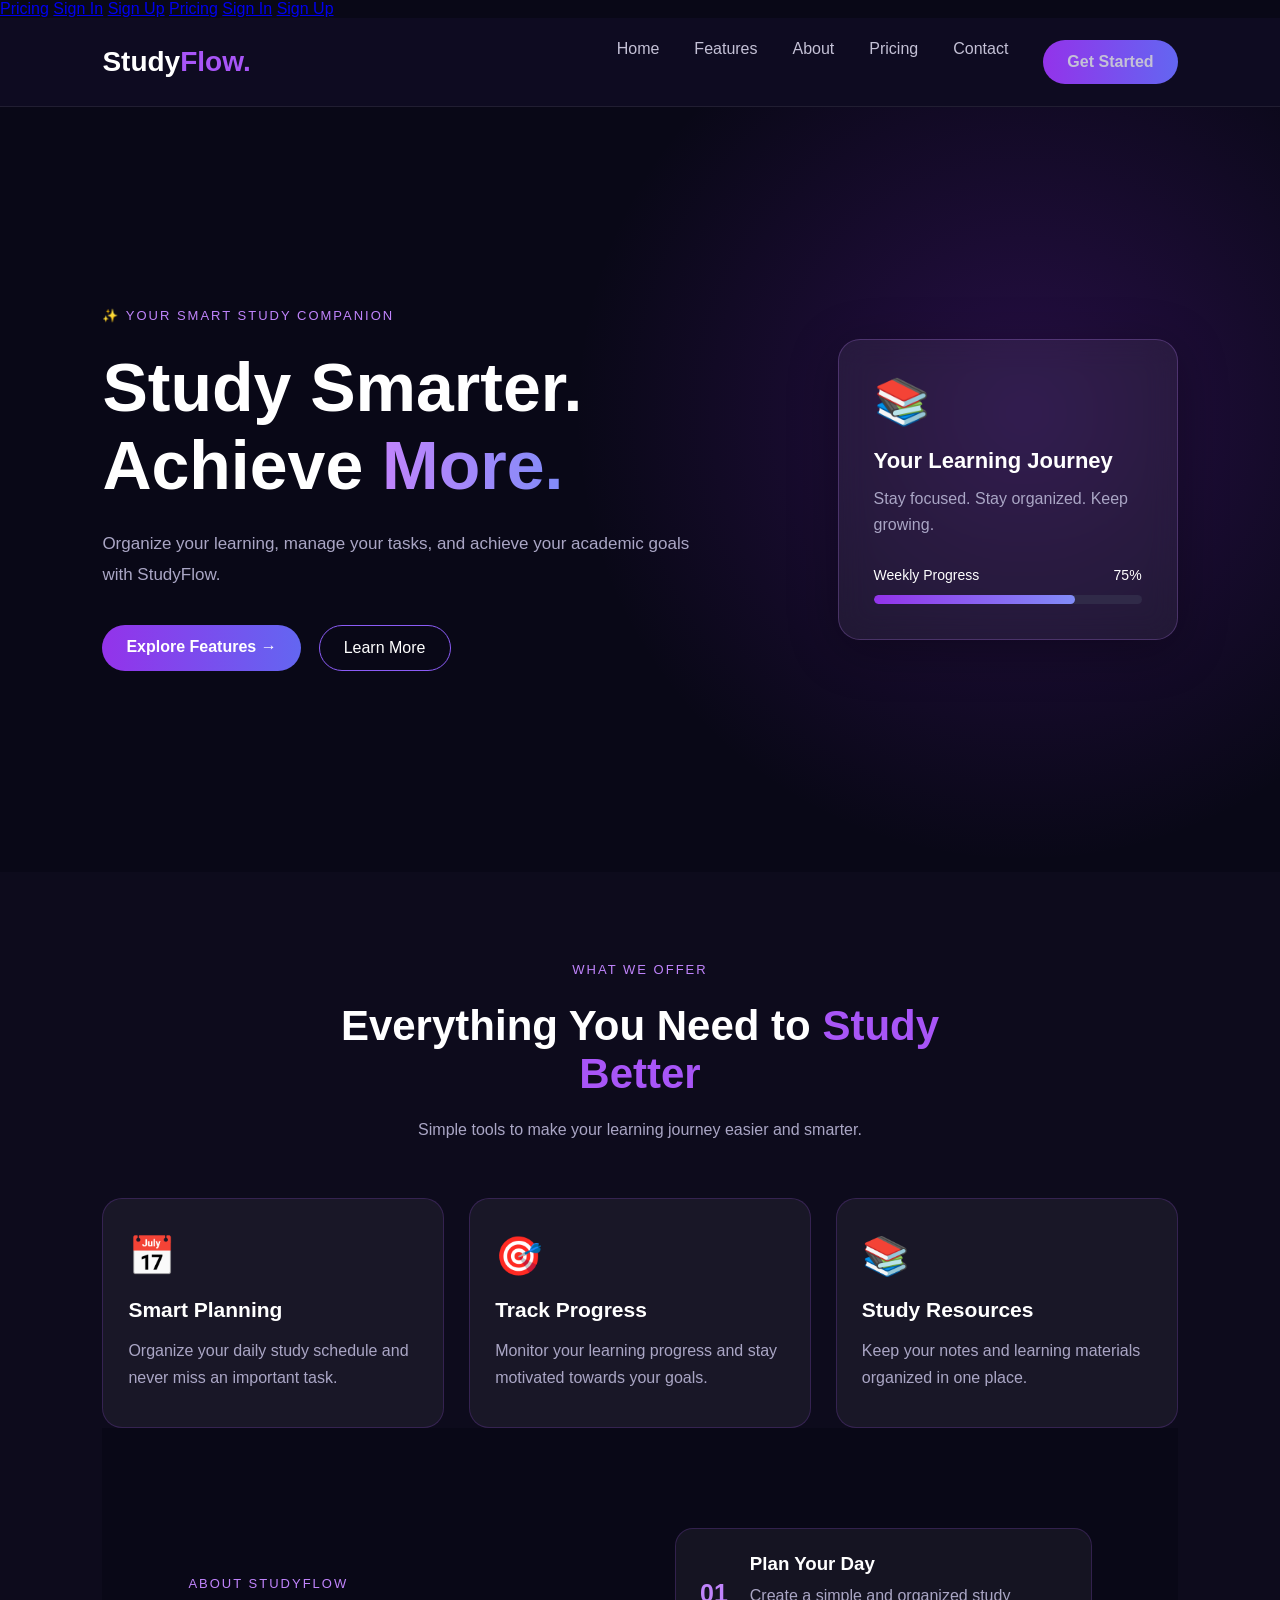
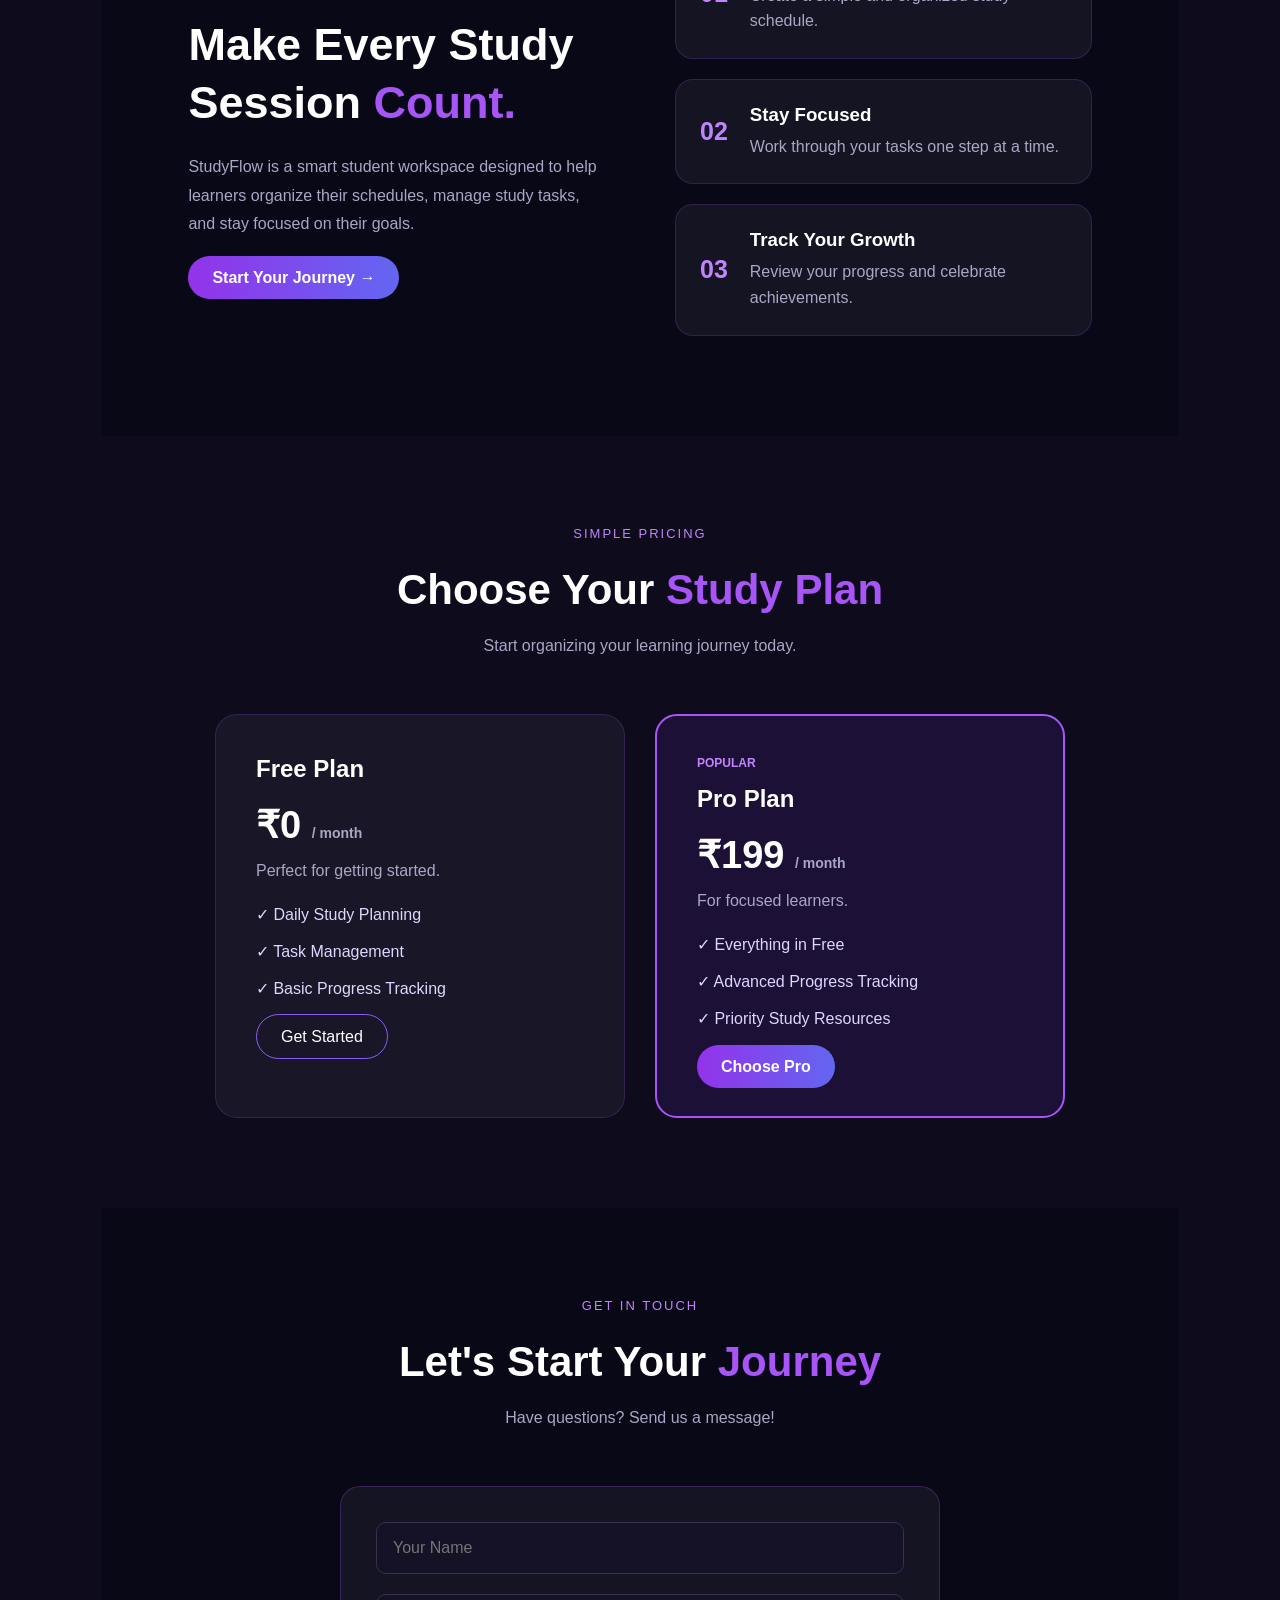
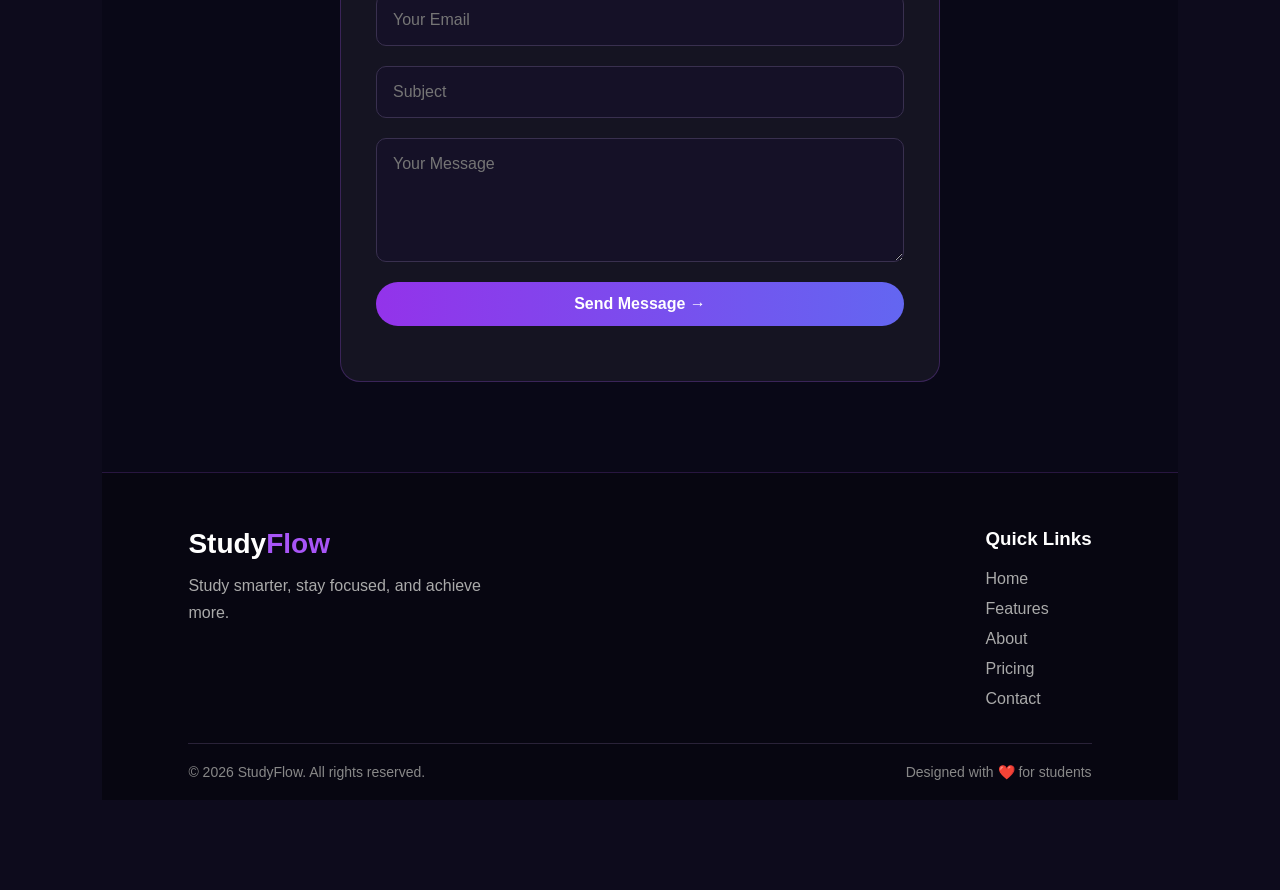
<file: index.html>
<!DOCTYPE html>
<html lang="en">
<head>
    <meta charset="UTF-8">
    <meta name="viewport" content="width=device-width, initial-scale=1.0">

    <title>StudyFlow - Smart Student Workspace</title>

    <link rel="stylesheet" href="style.css">
</head>

<body>
    <!-- Navbar -->
    <a href="#pricing">Pricing</a>
    <a href="login.html" class="nav-auth">Sign In</a>
<a href="signup.html" class="nav-auth-btn">Sign Up</a>
    <a href="#pricing">Pricing</a>
<a href="login.html" class="nav-auth">Sign In</a>
<a href="signup.html" class="nav-auth-btn">Sign Up</a>
    <header class="navbar">

    <div class="logo">
        Study<span>Flow.</span>
    </div>

    <button class="menu-toggle" id="menuToggle"
        aria-label="Open navigation menu"
        aria-expanded="false">
        ☰
    </button>

    <nav class="nav-links" id="navLinks">
        <a href="#home">Home</a>
        <a href="#features">Features</a>
        <a href="#about">About</a>
        <a href="#pricing">Pricing</a>
        <a href="#contact">Contact</a>
        <a href="#contact" class="nav-button">Get Started</a>
    </nav>

</header>

    <!-- Hero Section -->
    <section class="hero" id="home">

        <div class="hero-content">

            <p class="hero-tag">✨ YOUR SMART STUDY COMPANION</p>

            <h1>
                Study Smarter.<br>
                Achieve <span>More.</span>
            </h1>

            <p class="hero-description">
                Organize your learning, manage your tasks,
                and achieve your academic goals with StudyFlow.
            </p>

            <div class="hero-buttons">
                <a href="#features" class="primary-btn">
                    Explore Features →
                </a>

                <a href="#about" class="secondary-btn">
                    Learn More
                </a>
            </div>

        </div>

        <div class="hero-card">
            <div class="card-icon">📚</div>
            <h3>Your Learning Journey</h3>
            <p>Stay focused. Stay organized. Keep growing.</p>

            <div class="progress-info">
                <span>Weekly Progress</span>
                <span>75%</span>
            </div>

            <div class="progress-bar">
                <div class="progress-fill"></div>
            </div>
        </div>

    </section>
<!-- Features Section -->
<section class="features" id="features">

    <div class="section-heading">
        <p class="hero-tag">WHAT WE OFFER</p>
        <h2>Everything You Need to <span>Study Better</span></h2>
        <p>Simple tools to make your learning journey easier and smarter.</p>
    </div>

    <div class="feature-container">

        <div class="feature-card">
            <div class="feature-icon">📅</div>
            <h3>Smart Planning</h3>
            <p>Organize your daily study schedule and never miss an important task.</p>
        </div>

        <div class="feature-card">
            <div class="feature-icon">🎯</div>
            <h3>Track Progress</h3>
            <p>Monitor your learning progress and stay motivated towards your goals.</p>
        </div>

        <div class="feature-card">
            <div class="feature-icon">📚</div>
            <h3>Study Resources</h3>
            <p>Keep your notes and learning materials organized in one place.</p>
        </div>

    </div>
<!-- About Section -->
<section class="about" id="about">

    <div class="about-content">

        <p class="hero-tag">ABOUT STUDYFLOW</p>

        <h2>
            Make Every Study Session
            <span>Count.</span>
        </h2>

        <p>
            StudyFlow is a smart student workspace designed
            to help learners organize their schedules, manage
            study tasks, and stay focused on their goals.
        </p>

        <a href="#contact" class="primary-btn">
            Start Your Journey →
        </a>

    </div>

    <div class="about-steps">

        <div class="step-card">
            <div class="step-number">01</div>
            <div>
                <h3>Plan Your Day</h3>
                <p>Create a simple and organized study schedule.</p>
            </div>
        </div>

        <div class="step-card">
            <div class="step-number">02</div>
            <div>
                <h3>Stay Focused</h3>
                <p>Work through your tasks one step at a time.</p>
            </div>
        </div>

        <div class="step-card">
            <div class="step-number">03</div>
            <div>
                <h3>Track Your Growth</h3>
                <p>Review your progress and celebrate achievements.</p>
            </div>
        </div>

    </div>

</section>
<!-- Pricing Section -->
<section class="pricing" id="pricing">

    <div class="section-heading">
        <p class="hero-tag">SIMPLE PRICING</p>
        <h2>Choose Your <span>Study Plan</span></h2>
        <p>Start organizing your learning journey today.</p>
    </div>

    <div class="pricing-container">

        <div class="price-card">
            <h3>Free Plan</h3>
            <h2>₹0 <span>/ month</span></h2>
            <p>Perfect for getting started.</p>

            <ul>
                <li>✓ Daily Study Planning</li>
                <li>✓ Task Management</li>
                <li>✓ Basic Progress Tracking</li>
            </ul>

            <a href="#contact" class="secondary-btn">
                Get Started
            </a>
        </div>

        <div class="price-card popular">
            <div class="popular-tag">POPULAR</div>

            <h3>Pro Plan</h3>
            <h2>₹199 <span>/ month</span></h2>
            <p>For focused learners.</p>

            <ul>
                <li>✓ Everything in Free</li>
                <li>✓ Advanced Progress Tracking</li>
                <li>✓ Priority Study Resources</li>
            </ul>

            <a href="#contact" class="primary-btn">
                Choose Pro
            </a>
        </div>

    </div>

</section>
<!-- Contact Section -->
<section class="contact" id="contact">

    <div class="section-heading">
        <p class="hero-tag">GET IN TOUCH</p>
        <h2>Let's Start Your <span>Journey</span></h2>
        <p>Have questions? Send us a message!</p>
    </div>

    <form class="contact-form" id="contactForm">

        <input type="text" id="name"
            placeholder="Your Name" required>

        <input type="email" id="email"
            placeholder="Your Email" required>

        <input type="text" id="subject"
            placeholder="Subject" required>

        <textarea id="message"
            placeholder="Your Message"
            rows="5" required></textarea>

        <button type="submit" class="primary-btn">
            Send Message →
        </button>

        <p id="formMessage"></p>

    </form>

</section>
<!-- Footer Section -->
<footer class="footer">
    <div class="footer-content">
        <div class="footer-brand">
            <h2>Study<span>Flow</span></h2>
            <p>Study smarter, stay focused, and achieve more.</p>
        </div>

        <div class="footer-links">
            <h3>Quick Links</h3>
            <a href="#home">Home</a>
            <a href="#features">Features</a>
            <a href="#about">About</a>
            <a href="#pricing">Pricing</a>
            <a href="#contact">Contact</a>
        </div>
    </div>

    <div class="footer-bottom">
        <p>© 2026 StudyFlow. All rights reserved.</p>
        <p>Designed with ❤️ for students</p>
    </div>
</footer>
    <script src="script.js"></script>
</body>
</html>
</file>
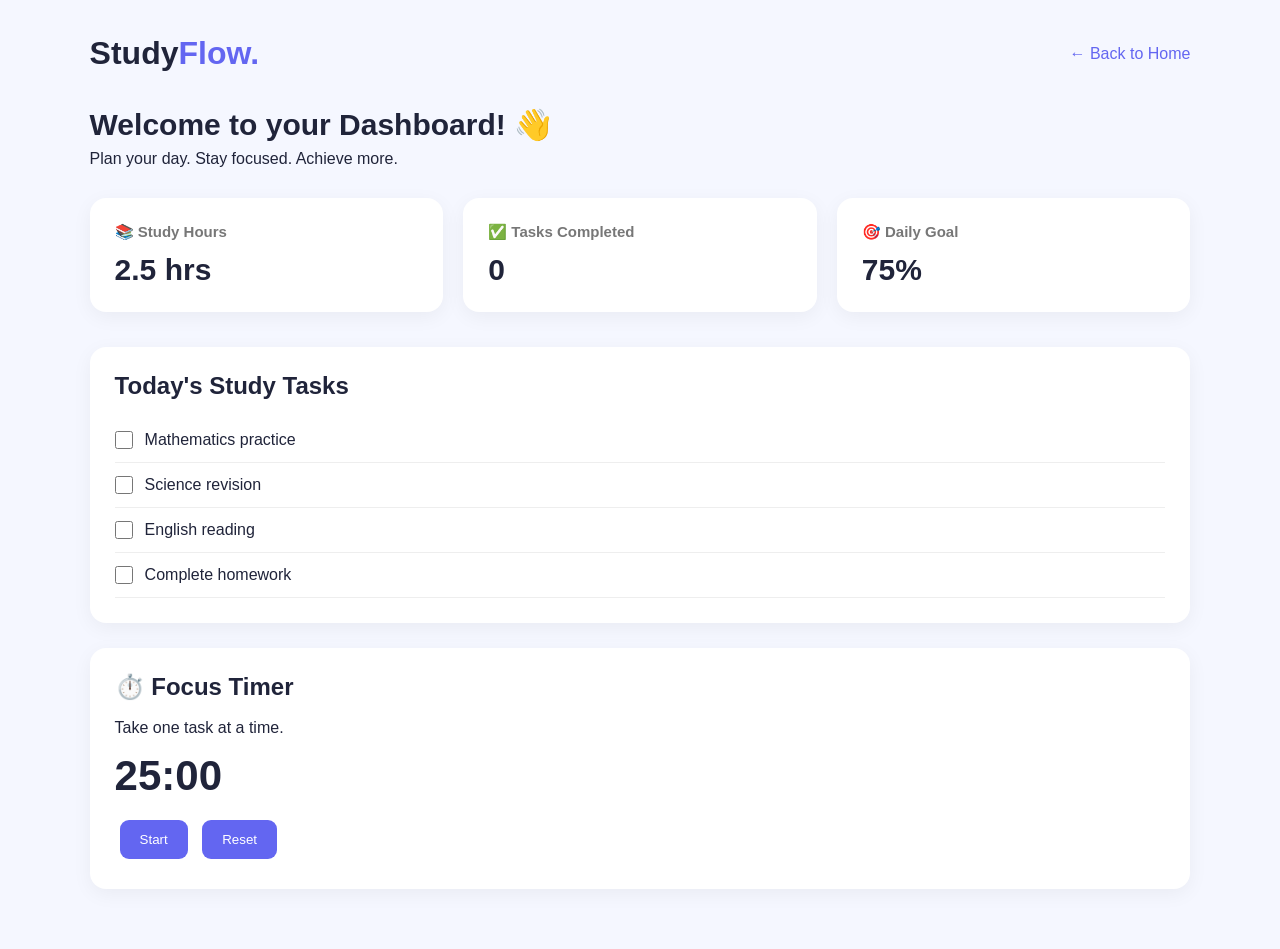
<file: dashboard.html>
<!DOCTYPE html>
<html lang="en">
<head>
    <meta charset="UTF-8">
    <meta name="viewport" content="width=device-width, initial-scale=1.0">
    <title>Student Dashboard | StudyFlow</title>
    <link rel="stylesheet" href="style.css">
    <style>
        .dashboard {
            min-height: 100vh;
            padding: 35px 7%;
            background: #f5f7ff;
            color: #20243a;
        }
        .dash-header {
            display: flex;
            justify-content: space-between;
            align-items: center;
            flex-wrap: wrap;
            gap: 15px;
            margin-bottom: 35px;
        }
        .dash-header h1 span { color: #6366f1; }
        .dash-header a {
            color: #6366f1;
            text-decoration: none;
        }
        .welcome { margin-bottom: 30px; }
        .welcome h2 { font-size: 30px; margin-bottom: 8px; }
        .dash-grid {
            display: grid;
            grid-template-columns: repeat(auto-fit, minmax(210px, 1fr));
            gap: 20px;
            margin: 25px 0 35px;
        }
        .dash-card, .dash-panel {
            background: white;
            padding: 25px;
            border-radius: 16px;
            box-shadow: 0 5px 20px rgba(0,0,0,.05);
        }
        .dash-card h3 { font-size: 15px; color: #777; }
        .dash-card strong { display: block; font-size: 30px; margin-top: 12px; }
        .dash-panel { margin-bottom: 25px; }
        .dash-panel h2 { margin-bottom: 18px; }
        .task {
            display: flex;
            align-items: center;
            gap: 12px;
            padding: 13px 0;
            border-bottom: 1px solid #eee;
        }
        .task input { width: 18px; height: 18px; }
        .focus-time {
            font-size: 42px;
            font-weight: bold;
            margin: 15px 0;
        }
        .dash-btn {
            border: 0;
            padding: 12px 20px;
            border-radius: 9px;
            background: #6366f1;
            color: white;
            cursor: pointer;
            margin: 5px;
        }
    </style>
</head>
<body>
    <main class="dashboard">
        <header class="dash-header">
            <h1>Study<span>Flow.</span></h1>
            <a href="index.html">← Back to Home</a>
        </header>

        <section class="welcome">
            <h2>Welcome to your Dashboard! 👋</h2>
            <p>Plan your day. Stay focused. Achieve more.</p>
        </section>

        <section class="dash-grid">
            <div class="dash-card">
                <h3>📚 Study Hours</h3>
                <strong>2.5 hrs</strong>
            </div>
            <div class="dash-card">
                <h3>✅ Tasks Completed</h3>
                <strong id="completed">0</strong>
            </div>
            <div class="dash-card">
                <h3>🎯 Daily Goal</h3>
                <strong>75%</strong>
            </div>
        </section>

        <section class="dash-panel">
            <h2>Today's Study Tasks</h2>
            <label class="task"><input type="checkbox"> Mathematics practice</label>
            <label class="task"><input type="checkbox"> Science revision</label>
            <label class="task"><input type="checkbox"> English reading</label>
            <label class="task"><input type="checkbox"> Complete homework</label>
        </section>

        <section class="dash-panel">
            <h2>⏱️ Focus Timer</h2>
            <p>Take one task at a time.</p>
            <div class="focus-time" id="timer">25:00</div>
            <button class="dash-btn" id="start">Start</button>
            <button class="dash-btn" id="reset">Reset</button>
        </section>
    </main>

    <script>
        const tasks = document.querySelectorAll('.task input');
        const completed = document.getElementById('completed');

        tasks.forEach(task => {
            task.addEventListener('change', () => {
                completed.textContent =
                    document.querySelectorAll('.task input:checked').length;
            });
        });

        let seconds = 25 * 60;
        let interval = null;

        const timer = document.getElementById('timer');

        function showTime() {
            const min = Math.floor(seconds / 60);
            const sec = seconds % 60;
            timer.textContent =
                String(min).padStart(2, '0') + ':' +
                String(sec).padStart(2, '0');
        }

        document.getElementById('start').onclick = () => {
            if (interval) return;
            interval = setInterval(() => {
                if (seconds > 0) {
                    seconds--;
                    showTime();
                } else {
                    clearInterval(interval);
                    interval = null;
                    alert('Focus session complete!');
                }
            }, 1000);
        };

        document.getElementById('reset').onclick = () => {
            clearInterval(interval);
            interval = null;
            seconds = 25 * 60;
            showTime();
        };
    </script>
</body>
</html>
</file>
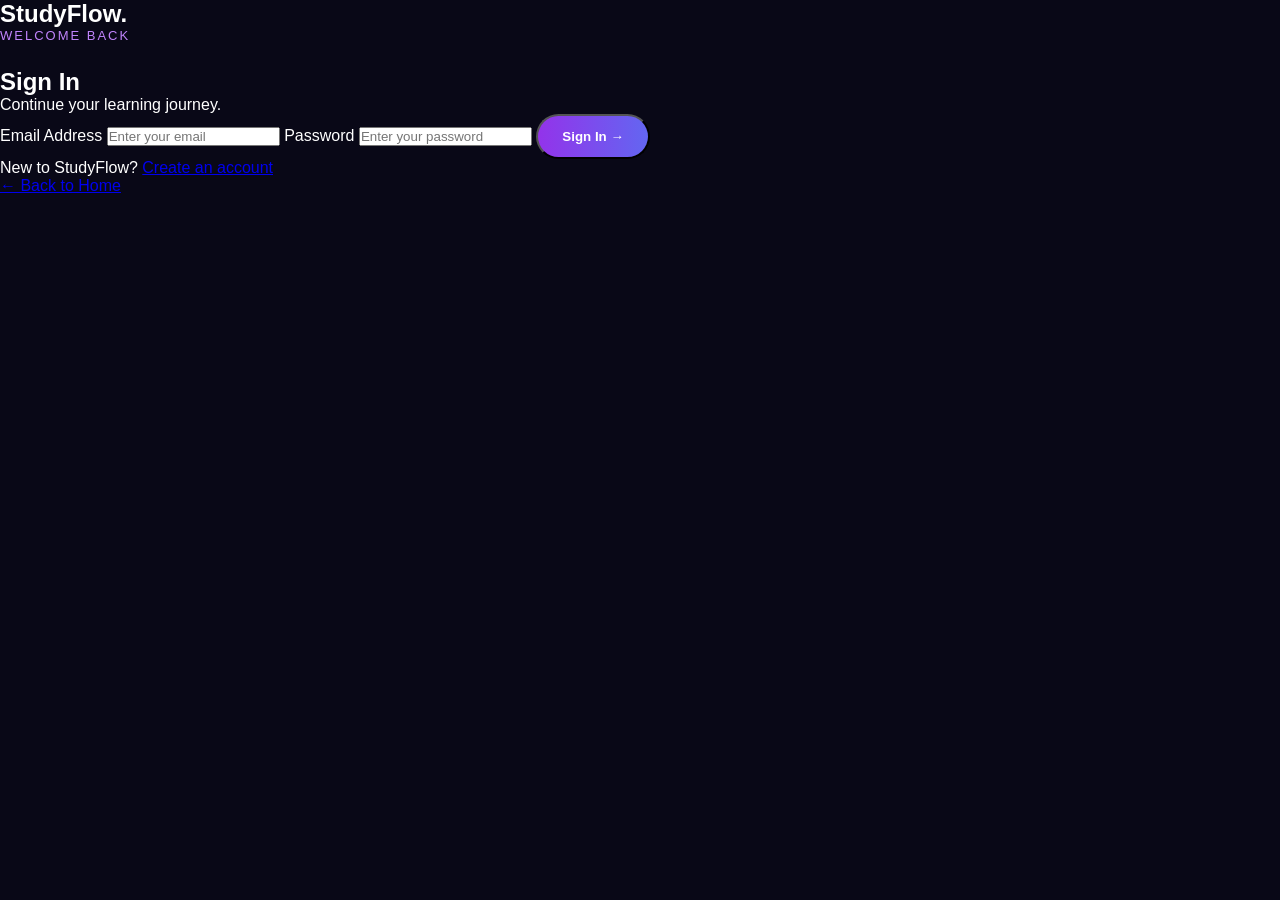
<file: login.html>
<!DOCTYPE html>
<html lang="en">
<head>
    <meta charset="UTF-8">
    <meta name="viewport" content="width=device-width, initial-scale=1.0">
    <title>Sign In | StudyFlow</title>
    <link rel="stylesheet" href="style.css">
</head>
<body>
    <section class="auth-page">
        <div class="auth-card">
            <h1>Study<span>Flow.</span></h1>
            <p class="hero-tag">WELCOME BACK</p>
            <h2>Sign In</h2>
            <p>Continue your learning journey.</p>

            <form>
                <label for="email">Email Address</label>
                <input id="email" type="email"
                    placeholder="Enter your email" required>

                <label for="password">Password</label>
                <input id="password" type="password"
                    placeholder="Enter your password" required>

                <button type="submit" class="primary-btn">
                    Sign In →
                </button>
            </form>

            <p>New to StudyFlow?
                <a href="signup.html">Create an account</a>
            </p>
            <a href="index.html">← Back to Home</a>
        </div>
    </section>
</body>
</html>
</file>
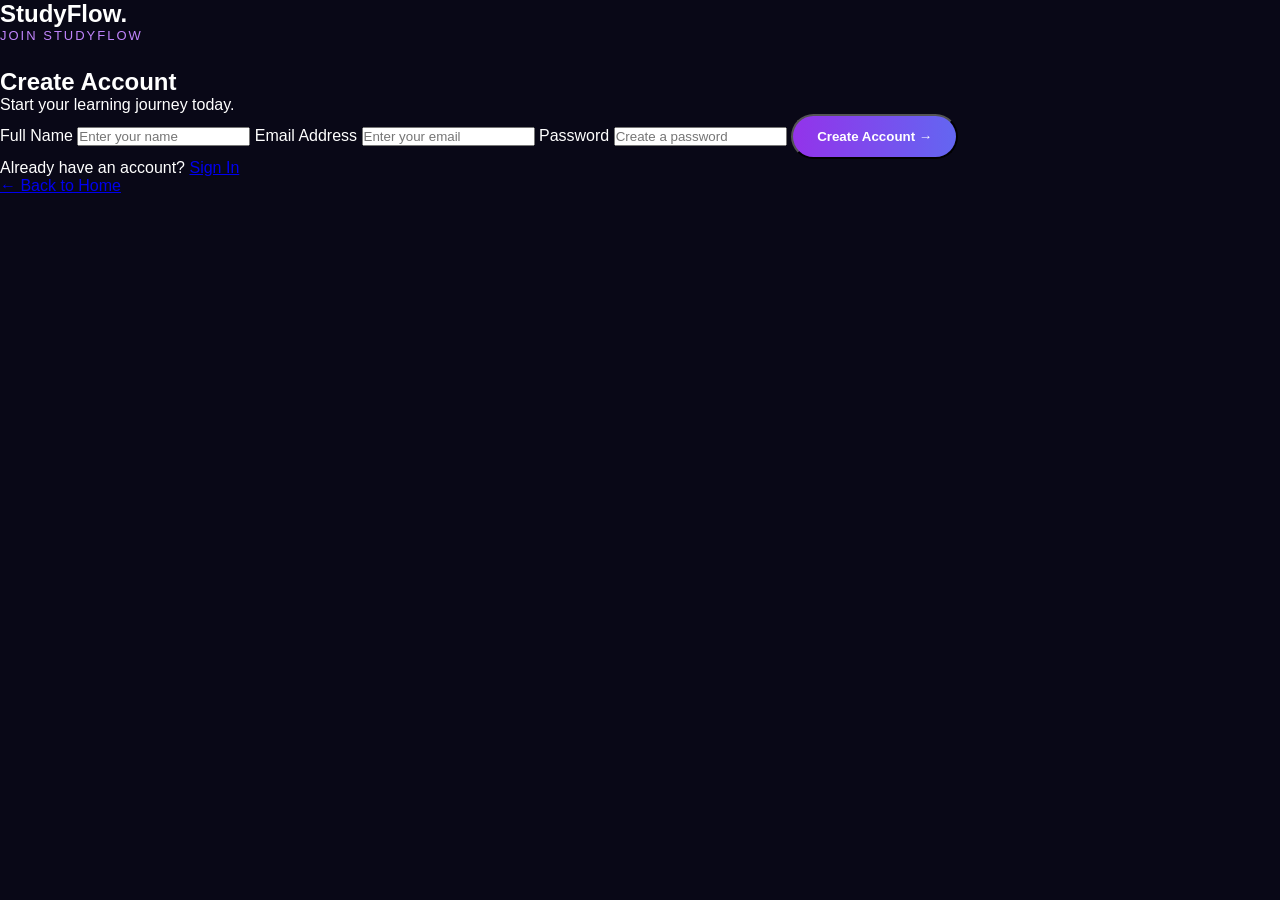
<file: signup.html>
<!DOCTYPE html>
<html lang="en">
<head>
    <meta charset="UTF-8">
    <meta name="viewport" content="width=device-width, initial-scale=1.0">
    <title>Sign Up | StudyFlow</title>
    <link rel="stylesheet" href="style.css">
</head>
<body>
    <section class="auth-page">
        <div class="auth-card">
            <h1>Study<span>Flow.</span></h1>
            <p class="hero-tag">JOIN STUDYFLOW</p>
            <h2>Create Account</h2>
            <p>Start your learning journey today.</p>

            <form>
                <label for="name">Full Name</label>
                <input id="name" type="text"
                    placeholder="Enter your name" required>

                <label for="email">Email Address</label>
                <input id="email" type="email"
                    placeholder="Enter your email" required>

                <label for="password">Password</label>
                <input id="password" type="password"
                    placeholder="Create a password" required>

                <button type="submit" class="primary-btn">
                    Create Account →
                </button>
            </form>

            <p>Already have an account?
                <a href="login.html">Sign In</a>
            </p>
            <a href="index.html">← Back to Home</a>
        </div>
    </section>
</body>
</html>
</file>
<file: style.css>
/* Basic Reset */
* {
    margin: 0;
    padding: 0;
    box-sizing: border-box;
}

html {
    scroll-behavior: smooth;
}

body {
    font-family: Arial, sans-serif;
    background: #090817;
    color: #ffffff;
    overflow-x: hidden;
}

/* Navbar */
.navbar {
    width: 100%;
    padding: 22px 8%;
    display: flex;
    align-items: center;
    justify-content: space-between;
    background: rgba(15, 12, 35, 0.9);
    border-bottom: 1px solid rgba(255,255,255,0.08);
}

.logo {
    font-size: 28px;
    font-weight: bold;
}

.logo span {
    color: #a855f7;
}

.nav-links {
    display: flex;
    gap: 35px;
}

.nav-links a {
    color: #c4c1d6;
    text-decoration: none;
    transition: 0.3s;
}

.nav-links a:hover {
    color: #c084fc;
}

.nav-button,
.primary-btn {
    background: linear-gradient(90deg, #9333ea, #6366f1);
    color: white;
    padding: 13px 24px;
    border-radius: 30px;
    text-decoration: none;
    font-weight: bold;
    transition: 0.3s;
}

.nav-button:hover,
.primary-btn:hover {
    transform: translateY(-3px);
    box-shadow: 0 5px 25px rgba(147, 51, 234, 0.5);
}

/* Hero Section */
.hero {
    min-height: 85vh;
    padding: 80px 8%;
    display: flex;
    align-items: center;
    justify-content: space-between;
    gap: 50px;
    background:
        radial-gradient(circle at 80% 40%,
        rgba(126, 34, 206, 0.25), transparent 40%);
}

.hero-content {
    max-width: 600px;
}

.hero-tag {
    color: #c084fc;
    margin-bottom: 25px;
    letter-spacing: 2px;
    font-size: 13px;
}

.hero h1 {
    font-size: clamp(42px, 6vw, 68px);
    line-height: 1.15;
    margin-bottom: 25px;
}

.hero h1 span {
    background: linear-gradient(90deg, #c084fc, #818cf8);
    -webkit-background-clip: text;
    color: transparent;
}

.hero-description {
    color: #aaa6c5;
    font-size: 17px;
    line-height: 1.8;
    margin-bottom: 35px;
}

.hero-buttons {
    display: flex;
    gap: 18px;
    flex-wrap: wrap;
}

.secondary-btn {
    border: 1px solid #8b5cf6;
    color: white;
    padding: 13px 24px;
    border-radius: 30px;
    text-decoration: none;
    transition: 0.3s;
}

.secondary-btn:hover {
    background: rgba(139, 92, 246, 0.2);
}

/* Learning Card */
.hero-card {
    width: 340px;
    padding: 35px;
    border-radius: 22px;
    background: rgba(255, 255, 255, 0.06);
    border: 1px solid rgba(192, 132, 252, 0.25);
    box-shadow: 0 10px 50px rgba(0, 0, 0, 0.3);
    backdrop-filter: blur(15px);
}

.card-icon {
    font-size: 45px;
    margin-bottom: 20px;
}

.hero-card h3 {
    font-size: 22px;
    margin-bottom: 12px;
}

.hero-card p {
    color: #aaa6c5;
    line-height: 1.6;
    margin-bottom: 30px;
}

.progress-info {
    display: flex;
    justify-content: space-between;
    margin-bottom: 12px;
    font-size: 14px;
}

.progress-bar {
    height: 9px;
    background: #302a48;
    border-radius: 20px;
    overflow: hidden;
}

.progress-fill {
    width: 75%;
    height: 100%;
    background: linear-gradient(90deg, #9333ea, #818cf8);
    border-radius: 20px;
}

/* Mobile Responsive Design */
@media (max-width: 768px) {

    .navbar {
        flex-wrap: wrap;
        gap: 20px;
    }

    .nav-links {
        width: 100%;
        justify-content: center;
        gap: 18px;
        flex-wrap: wrap;
    }

    .hero {
        flex-direction: column;
        text-align: center;
        padding: 65px 6%;
    }

    .hero-buttons {
        justify-content: center;
    }

    .hero-card {
        width: 100%;
        max-width: 340px;
    }
}
/* Features Section */
.features {
    padding: 90px 8%;
    background: #0d0b1c;
}

.section-heading {
    text-align: center;
    max-width: 650px;
    margin: 0 auto 55px;
}

.section-heading h2 {
    font-size: clamp(28px, 4vw, 42px);
    margin: 18px 0;
}

.section-heading h2 span {
    color: #a855f7;
}

.section-heading > p:last-child {
    color: #aaa6c5;
    line-height: 1.7;
}

.feature-container {
    display: grid;
    grid-template-columns: repeat(3, 1fr);
    gap: 25px;
}

.feature-card {
    padding: 35px 25px;
    background: rgba(255, 255, 255, 0.05);
    border: 1px solid rgba(168, 85, 247, 0.2);
    border-radius: 20px;
    transition: 0.3s;
}

.feature-card:hover {
    transform: translateY(-8px);
    border-color: #a855f7;
    box-shadow: 0 10px 30px rgba(147, 51, 234, 0.15);
}

.feature-icon {
    font-size: 38px;
    margin-bottom: 20px;
}

.feature-card h3 {
    font-size: 21px;
    margin-bottom: 15px;
}

.feature-card p {
    color: #aaa6c5;
    line-height: 1.7;
}

/* Mobile Features */
@media (max-width: 768px) {
    .feature-container {
        grid-template-columns: 1fr;
    }

    .features {
        padding: 65px 6%;
    }
}/* About Section */
.about {
    padding: 100px 8%;
    display: grid;
    grid-template-columns: 1fr 1fr;
    align-items: center;
    gap: 70px;
    background: #090817;
}

.about-content h2 {
    font-size: clamp(32px, 4vw, 45px);
    line-height: 1.3;
    margin: 20px 0;
}

.about-content h2 span {
    color: #a855f7;
}

.about-content > p:not(.hero-tag) {
    color: #aaa6c5;
    line-height: 1.8;
    margin-bottom: 30px;
}

.about-steps {
    display: flex;
    flex-direction: column;
    gap: 20px;
}

.step-card {
    display: flex;
    align-items: center;
    gap: 22px;
    padding: 24px;
    border-radius: 18px;
    background: rgba(255,255,255,0.05);
    border: 1px solid rgba(168,85,247,0.2);
    transition: 0.3s;
}

.step-card:hover {
    transform: translateX(6px);
    border-color: #a855f7;
}

.step-number {
    font-size: 25px;
    font-weight: bold;
    color: #c084fc;
}

.step-card h3 {
    margin-bottom: 8px;
}

.step-card p {
    color: #aaa6c5;
    line-height: 1.6;
}

@media (max-width: 768px) {
    .about {
        grid-template-columns: 1fr;
        gap: 40px;
        padding: 70px 6%;
    }
}
/* Pricing Section */
.pricing {
    padding: 90px 8%;
    background: #0d0b1c;
}

.pricing-container {
    display: grid;
    grid-template-columns: repeat(2, 1fr);
    gap: 30px;
    max-width: 850px;
    margin: auto;
}

.price-card {
    position: relative;
    padding: 40px;
    background: rgba(255,255,255,0.05);
    border: 1px solid rgba(168,85,247,0.2);
    border-radius: 22px;
}

.price-card h3 {
    font-size: 24px;
    margin-bottom: 20px;
}

.price-card h2 {
    font-size: 38px;
    margin-bottom: 15px;
}

.price-card h2 span {
    font-size: 14px;
    color: #aaa6c5;
}

.price-card p {
    color: #aaa6c5;
    margin-bottom: 25px;
}

.price-card ul {
    list-style: none;
    margin-bottom: 30px;
}

.price-card li {
    margin-bottom: 18px;
    color: #ddd6fe;
}

.popular {
    border: 2px solid #a855f7;
    background: rgba(147,51,234,0.12);
}

.popular-tag {
    color: #c084fc;
    font-size: 12px;
    font-weight: bold;
    margin-bottom: 15px;
}

@media (max-width: 768px) {
    .pricing-container {
        grid-template-columns: 1fr;
    }
}
/* Contact Section */
.contact {
    padding: 90px 8%;
    background: #090817;
}

.contact-form {
    max-width: 600px;
    margin: auto;
    display: flex;
    flex-direction: column;
    gap: 20px;
    padding: 35px;
    background: rgba(255,255,255,0.05);
    border: 1px solid rgba(168,85,247,0.25);
    border-radius: 20px;
}

.contact-form input,
.contact-form textarea {
    width: 100%;
    padding: 16px;
    border: 1px solid #39304f;
    border-radius: 10px;
    background: #151127;
    color: white;
    font: inherit;
    outline: none;
}

.contact-form input:focus,
.contact-form textarea:focus {
    border-color: #a855f7;
}

.contact-form textarea {
    resize: vertical;
}

.contact-form button {
    border: none;
    cursor: pointer;
    font-size: 16px;
}

#formMessage {
    color: #c084fc;
    text-align: center;
    font-weight: bold;
}
/* Footer Section */
.footer {
    background: #070611;
    padding: 55px 8% 20px;
    border-top: 1px solid rgba(168, 85, 247, 0.2);
}

.footer-content {
    display: flex;
    justify-content: space-between;
    flex-wrap: wrap;
    gap: 35px;
    padding-bottom: 35px;
}

.footer-brand h2 {
    color: white;
    font-size: 28px;
    margin-bottom: 12px;
}

.footer-brand h2 span {
    color: #a855f7;
}

.footer-brand p {
    color: #aaa;
    max-width: 300px;
    line-height: 1.7;
}

.footer-links {
    display: flex;
    flex-direction: column;
    gap: 12px;
}

.footer-links h3 {
    color: white;
    margin-bottom: 8px;
}

.footer-links a {
    color: #aaa;
    text-decoration: none;
    transition: 0.3s;
}

.footer-links a:hover {
    color: #c084fc;
}

.footer-bottom {
    border-top: 1px solid #292238;
    padding-top: 20px;
    display: flex;
    justify-content: space-between;
    flex-wrap: wrap;
    gap: 12px;
    color: #888;
    font-size: 14px;
}

@media (max-width: 600px) {
    .footer-content {
        flex-direction: column;
    }

    .footer-bottom {
        flex-direction: column;
        text-align: center;
    }
}
/* Mobile Navbar */

.menu-toggle {
    display: none;
    background: transparent;
    border: none;
    color: white;
    font-size: 28px;
    cursor: pointer;
}

@media (max-width: 768px) {

    .navbar {
        position: relative;
        padding: 18px 6%;
    }

    .menu-toggle {
        display: block;
        z-index: 1001;
    }

    .nav-links {
        display: none;
        position: absolute;
        top: 100%;
        left: 0;
        width: 100%;
        padding: 25px;
        background: #151127;
        flex-direction: column;
        align-items: center;
        gap: 22px;
        z-index: 1000;
        border-top: 1px solid #a855f7;
    }

    .nav-links.active {
        display: flex;
    }
    /* StudyFlow Authentication Pages */

.auth-page {
    min-height: 100vh;
    display: flex;
    justify-content: center;
    align-items: center;
    padding: 30px 20px;
    background: linear-gradient(135deg, #eef2ff, #f8faff);
}

.auth-card {
    width: 100%;
    max-width: 430px;
    padding: 40px;
    background: white;
    border-radius: 20px;
    box-shadow: 0 15px 45px rgba(0, 0, 0, 0.08);
}

.auth-card h1 {
    font-size: 30px;
    margin-bottom: 25px;
}

.auth-card h1 span {
    color: #6366f1;
}

.auth-card h2 {
    font-size: 28px;
    margin: 12px 0;
}

.auth-card form {
    display: flex;
    flex-direction: column;
    gap: 12px;
    margin: 25px 0;
}

.auth-card label {
    font-weight: 600;
}

.auth-card input {
    width: 100%;
    padding: 14px;
    border: 1px solid #dce1eb;
    border-radius: 10px;
    font-size: 15px;
}

.auth-card input:focus {
    outline: 2px solid #6366f1;
    border-color: transparent;
}

.auth-card button {
    width: 100%;
    cursor: pointer;
    margin-top: 10px;
}

.auth-card p {
    margin-bottom: 15px;
    line-height: 1.6;
}

.auth-card a {
    color: #6366f1;
    text-decoration: none;
    font-weight: 600;
}

@media (max-width: 480px) {
    .auth-card {
        padding: 28px 22px;
    }
}

    .nav-links a {
        color: white;
        text-decoration: none;
    }
}
</file>
